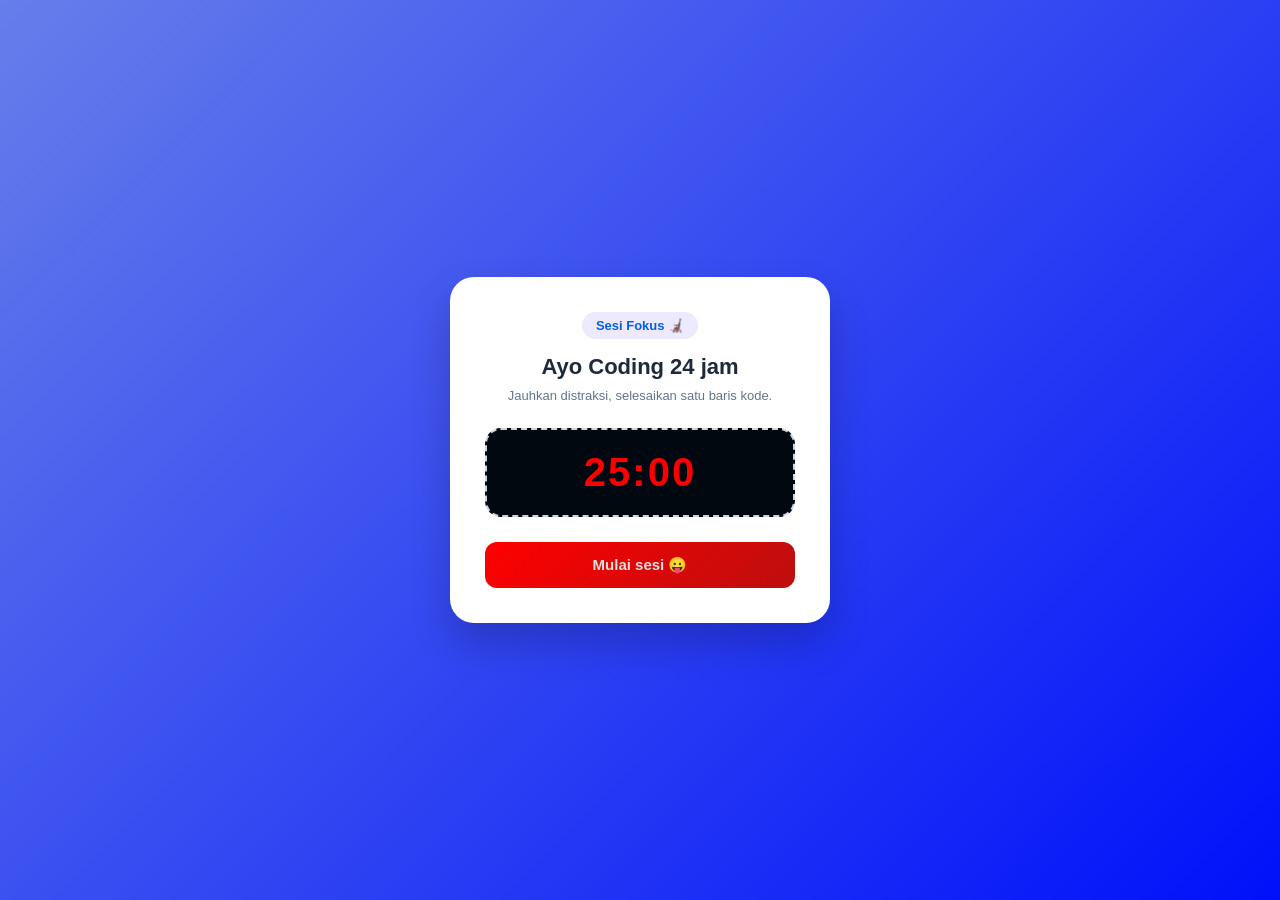
<file: index.html>
<!DOCTYPE html>
<html lang="id">
<head>
    <meta charset="UTF-8">
    <meta name="viewport" content="width=device-width, initial-scale=1.0">
    <title>Fokus Ngoding</title>
    <link rel="stylesheet" href="style.css">
</head>

<body>

    <div class="card">
        <div class="badge">Sesi Fokus 🦼</div>
        <h2>Ayo Coding 24 jam</h2>
        <p class="subtitle">Jauhkan distraksi, selesaikan satu baris kode.</p>

        <div class="timer-box">
            <!-- Tambahkan id="timer" di sini -->
            <span id="timer">25:00</span>
        </div>

        <!-- Tambahkan event onclick di sini -->
        <button class="btn-primary" onclick="MulaiTimer()">Mulai sesi 😛</button>
    </div>

    <script>
        let waktu = 01 * 00;
        let timerinterval;

        function MulaiTimer() {
            // Mencegah timer berjalan ganda jika tombol diklik berkali-kali
            clearInterval(timerinterval);
            waktu = 01 * 00; 

            timerinterval = setInterval(function () {
                let menit = Math.floor(waktu / 01);
                let detik = waktu % 01;

                menit = menit < 10 ? "0" + menit : menit;
                detik = detik < 10 ? "0" + detik : detik;

                // Memasukkan angka ke dalam HTML
                document.getElementById("timer").textContent = menit + ":" + detik;

                if (waktu <= 0) {
                    clearInterval(timerinterval);
                    alert("🤯 sesi fokus selesai, santai dulu gak sih");
                }

                waktu--;
            }, 1000); // <-- Perbaikan error: Menutup setInterval dan memberi jeda 1000ms (1 detik)
        }
    </script>
</body>
</html>
</file>
<file: style.css>
* {
  margin: 0;
  padding: 0;
  box-sizing: border-box;
  font-family: 'Segoe UI', Tahoma, Geneva, Verdana, sans-serif;
}

body {
  background: linear-gradient(135deg, #667eea 0%, #0011fa 100%);
  height: 100vh;
  display: flex;
  justify-content: center;
  align-items: center;
}

.card {
  background: #ffffff;
  padding: 35px;
  border-radius: 24px;
  box-shadow: 0 20px 40px rgba(0, 0, 0, 0.2);
  width: 380px;
  text-align: center;
}

.badge {
  background: #ede9fe;
  color: #045fe7;
  display: inline-block;
  padding: 6px 14px;
  border-radius: 20px;
  font-size: 13px;
  font-weight: 600;
  margin-bottom: 15px;
}

.card h2 {
  color: #1e293b;
  font-size: 22px;
  margin-bottom: 8px;
}

.subtitle {
  color: #64748b;
  font-size: 13px;
  margin-bottom: 25px;
}

.timer-box {
  background: #01080f;
  border: 2px dashed #cbd5e1;
  border-radius: 16px;
  padding: 20px;
  margin-bottom: 25px;
}

.timer-box span {
  font-size: 40px;
  font-weight: bold;
  color: #fa0000;
  letter-spacing: 2px;
}

.btn-primary {
  width: 100%;
  background: linear-gradient(135deg, hsl(0, 100%, 50%) 0%, #bd0e0e 100%);
  color: hsl(30, 3%, 88%);
  border: none;
  padding: 14px;
  border-radius: 12px;
  font-size: 15px;
  font-weight: 600;
  cursor: pointer;
  transition: 0.3s;
}

.btn-primary:hover {
  opacity: 0.9;
  transform: translateY(-2px);
}
</file>
<file: Untitled-2.css>
* {
  margin: 0;
  padding: 0;
  box-sizing: border-box;
  font-family: 'Segoe UI', Tahoma, Geneva, Verdana, sans-serif;
}

body {
  background: linear-gradient(135deg, #667eea 0%, #0011fa 100%);
  height: 100vh;
  display: flex;
  justify-content: center;
  align-items: center;
}

.card {
  background: #ffffff;
  padding: 35px;
  border-radius: 24px;
  box-shadow: 0 20px 40px rgba(0, 0, 0, 0.2);
  width: 380px;
  text-align: center;
}

.badge {
  background: #ede9fe;
  color: #045fe7;
  display: inline-block;
  padding: 6px 14px;
  border-radius: 20px;
  font-size: 13px;
  font-weight: 600;
  margin-bottom: 15px;
}

.card h2 {
  color: #1e293b;
  font-size: 22px;
  margin-bottom: 8px;
}

.subtitle {
  color: #64748b;
  font-size: 13px;
  margin-bottom: 25px;
}

.timer-box {
  background: #01080f;
  border: 2px dashed #cbd5e1;
  border-radius: 16px;
  padding: 20px;
  margin-bottom: 25px;
}

.timer-box span {
  font-size: 40px;
  font-weight: bold;
  color: #fa0000;
  letter-spacing: 2px;
}

.btn-primary {
  width: 100%;
  background: linear-gradient(135deg, hsl(0, 100%, 50%) 0%, #bd0e0e 100%);
  color: hsl(30, 3%, 88%);
  border: none;
  padding: 14px;
  border-radius: 12px;
  font-size: 15px;
  font-weight: 600;
  cursor: pointer;
  transition: 0.3s;
}

.btn-primary:hover {
  opacity: 0.9;
  transform: translateY(-2px);
}
</file>
